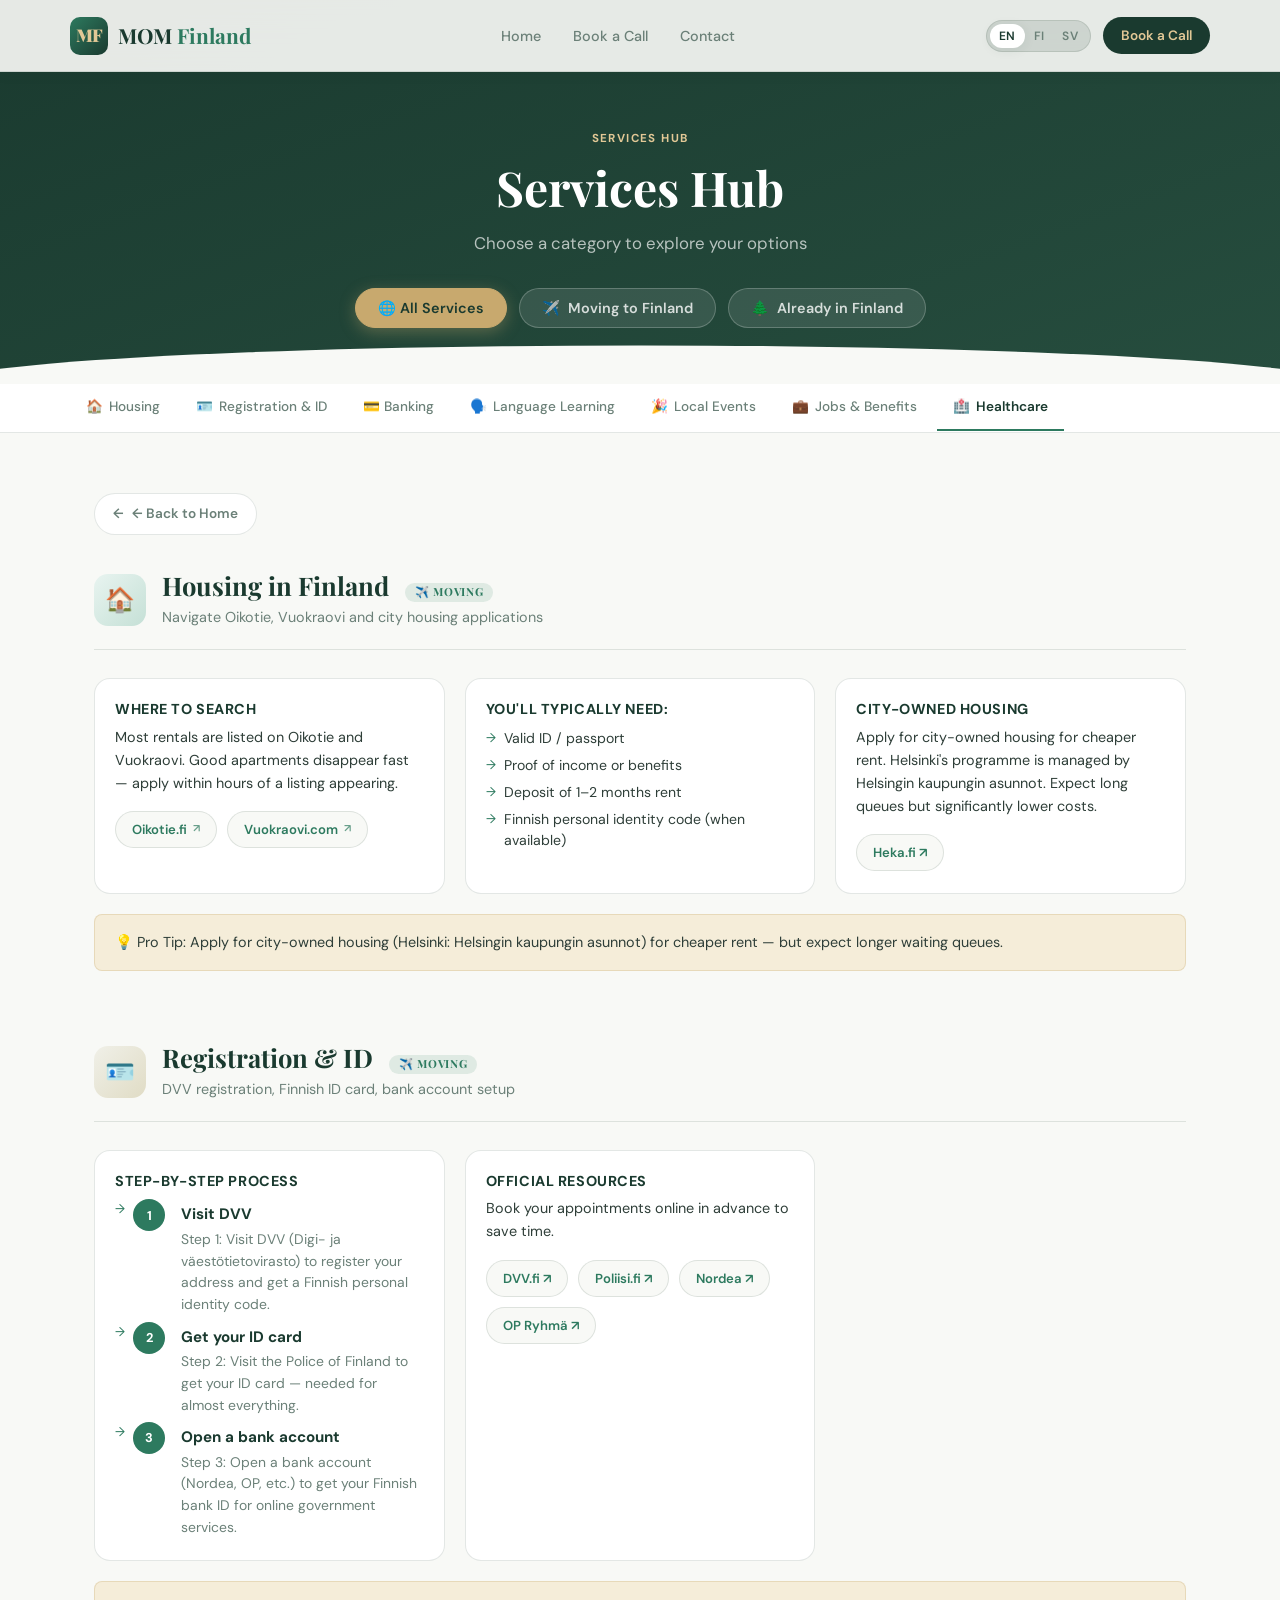
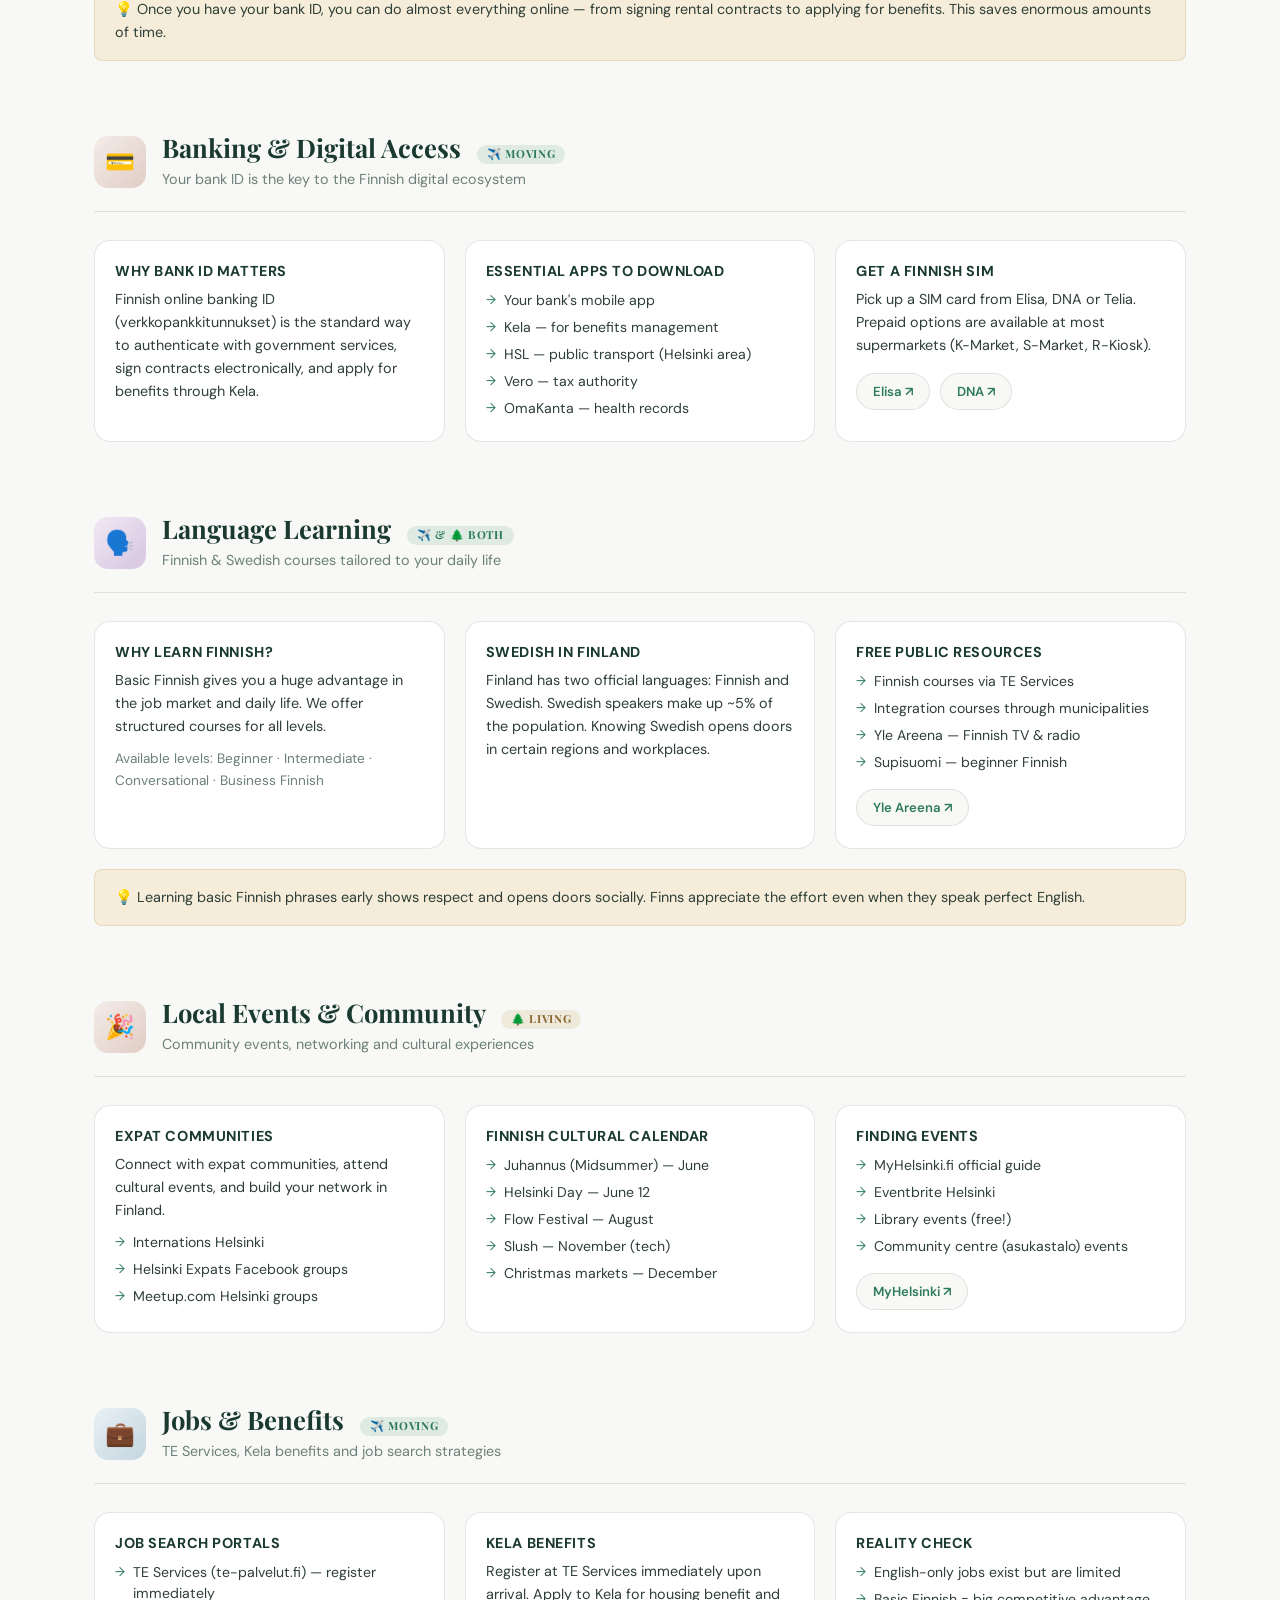
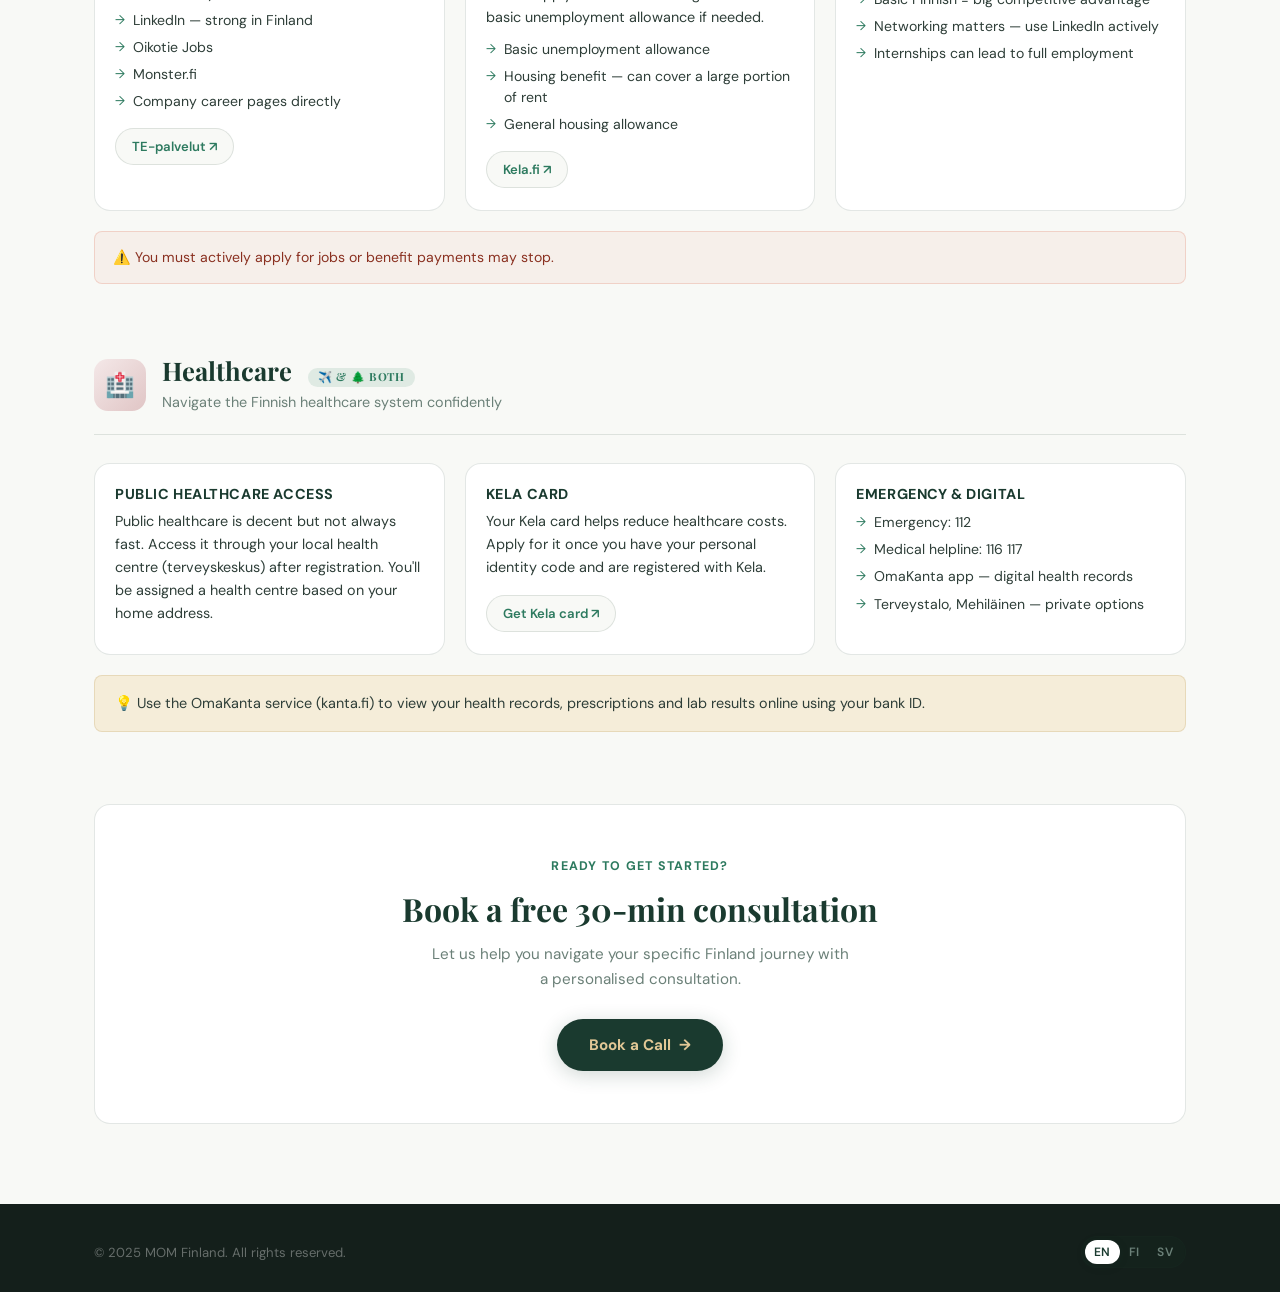
<file: pages/services.html>
<!DOCTYPE html>
<html lang="en">
<head>
  <meta charset="UTF-8" />
  <meta name="viewport" content="width=device-width, initial-scale=1.0" />
  <meta name="description" content="MOM Finland Services Hub — Housing, Registration, Language Learning, Events, Jobs and Healthcare guidance for Finland." />
  <title>Services Hub — MOM Finland</title>
  <link rel="stylesheet" href="../css/hub.css" />
</head>
<body>

  <!-- ══════════════════════════════════════
       NAVBAR
  ══════════════════════════════════════ -->
  <header>
    <nav class="navbar" role="navigation" aria-label="Main navigation">
      <div class="nav-inner">
        <a href="../index.html" class="nav-logo" aria-label="MOM Finland home">
          <div class="nav-logo-mark" aria-hidden="true">MF</div>
          <span class="nav-logo-text">MOM <span>Finland</span></span>
        </a>

        <ul class="nav-links" role="list">
          <li><a href="../index.html" data-i18n="nav_home">Home</a></li>
          <li><a href="../index.html#booking" data-i18n="nav_book">Book a Call</a></li>
          <li><a href="../index.html#footer" data-i18n="nav_contact">Contact</a></li>
        </ul>

        <div class="nav-right">
          <div class="lang-switcher" role="group" aria-label="Language selector">
            <button class="lang-btn active" data-lang="en">EN</button>
            <button class="lang-btn" data-lang="fi">FI</button>
            <button class="lang-btn" data-lang="sv">SV</button>
          </div>
          <a href="../index.html#booking" class="btn-nav" data-i18n="nav_book">Book a Call</a>
        </div>

        <button class="hamburger" aria-label="Toggle menu" aria-expanded="false">
          <span></span><span></span><span></span>
        </button>
      </div>
    </nav>

    <div class="mobile-menu" role="dialog" aria-label="Mobile navigation">
      <a href="../index.html" data-i18n="nav_home">Home</a>
      <a href="../index.html#booking" data-i18n="nav_book">Book a Call</a>
      <a href="../index.html#footer" data-i18n="nav_contact">Contact</a>
      <div class="lang-switcher" role="group">
        <button class="lang-btn active" data-lang="en">EN</button>
        <button class="lang-btn" data-lang="fi">FI</button>
        <button class="lang-btn" data-lang="sv">SV</button>
      </div>
      <a href="../index.html#booking" class="btn-book-mobile" data-i18n="nav_book">Book a Call</a>
    </div>
  </header>

  <main>
    <!-- ══════════════════════════════════════
         HUB HERO
    ══════════════════════════════════════ -->
    <div class="hub-hero">
      <div class="container">
        <div class="hub-hero-inner">
          <span class="overline">Services Hub</span>
          <h1 data-i18n="hub_title">Services Hub</h1>
          <p data-i18n="hub_subtitle">Choose a category to explore your options</p>

          <!-- Path filter -->
          <div class="path-filter" role="group" aria-label="Filter by user path">
            <button class="path-btn active" data-path="all" aria-pressed="true">
              🌐 All Services
            </button>
            <button class="path-btn" data-path="moving" aria-pressed="false">
              ✈️ <span data-i18n="persona_moving">Moving to Finland</span>
            </button>
            <button class="path-btn" data-path="living" aria-pressed="false">
              🌲 <span data-i18n="persona_living">Already in Finland</span>
            </button>
          </div>
        </div>
      </div>
    </div>

    <!-- ══════════════════════════════════════
         QUICK NAV
    ══════════════════════════════════════ -->
    <nav class="quick-nav" aria-label="Jump to section">
      <div class="quick-nav-inner">
        <button class="quick-nav-btn active" data-target="housing">🏠 <span data-i18n="svc_housing_title">Housing</span></button>
        <button class="quick-nav-btn" data-target="registration">🪪 <span data-i18n="svc_registration_title">Registration</span></button>
        <button class="quick-nav-btn" data-target="banking">💳 Banking</button>
        <button class="quick-nav-btn" data-target="language">🗣️ <span data-i18n="svc_language_title">Language</span></button>
        <button class="quick-nav-btn" data-target="events">🎉 <span data-i18n="svc_events_title">Events</span></button>
        <button class="quick-nav-btn" data-target="jobs">💼 <span data-i18n="svc_jobs_title">Jobs</span></button>
        <button class="quick-nav-btn" data-target="healthcare">🏥 <span data-i18n="svc_healthcare_title">Healthcare</span></button>
      </div>
    </nav>

    <!-- ══════════════════════════════════════
         HUB CONTENT
    ══════════════════════════════════════ -->
    <div class="hub-content">
      <div class="container">

        <!-- Back to home -->
        <a href="../index.html" class="back-btn">
          <span>←</span>
          <span data-i18n="back_home">Back to Home</span>
        </a>

        <!-- ────────────────────────────────
             1. HOUSING
        ──────────────────────────────── -->
        <section class="hub-section" id="housing" data-path="moving" aria-labelledby="housing-title">
          <div class="hub-section-header">
            <div class="hub-section-icon icon-housing" aria-hidden="true">🏠</div>
            <div>
              <h2 id="housing-title">
                <span data-i18n="housing_title">Housing in Finland</span>
                <span class="path-tag moving" aria-label="For those moving to Finland">✈️ Moving</span>
              </h2>
              <p class="subtitle" data-i18n="svc_housing_desc">Navigate Oikotie, Vuokraovi and city housing applications</p>
            </div>
          </div>

          <div class="info-grid">
            <div class="info-card fade-up">
              <h4>Where to search</h4>
              <p data-i18n="housing_p1">Most rentals are listed on Oikotie and Vuokraovi. Good apartments disappear fast — apply within hours of a listing appearing.</p>
              <div class="resource-links">
                <a href="https://oikotie.fi/vuokra-asunnot" target="_blank" rel="noopener" class="resource-link">Oikotie.fi <span class="ext-icon">↗</span></a>
                <a href="https://vuokraovi.com" target="_blank" rel="noopener" class="resource-link">Vuokraovi.com <span class="ext-icon">↗</span></a>
              </div>
            </div>

            <div class="info-card fade-up">
              <h4 data-i18n="housing_requirements">You'll typically need</h4>
              <ul>
                <li data-i18n="housing_r1">Valid ID / passport</li>
                <li data-i18n="housing_r2">Proof of income or benefits</li>
                <li data-i18n="housing_r3">Deposit of 1–2 months rent</li>
                <li>Finnish personal identity code (when available)</li>
              </ul>
            </div>

            <div class="info-card fade-up">
              <h4>City-Owned Housing</h4>
              <p>Apply for city-owned housing for cheaper rent. Helsinki's programme is managed by Helsingin kaupungin asunnot. Expect long queues but significantly lower costs.</p>
              <div class="resource-links">
                <a href="https://heka.fi" target="_blank" rel="noopener" class="resource-link">Heka.fi ↗</a>
              </div>
            </div>
          </div>

          <div class="tip-box fade-up" data-i18n="housing_tip">
            💡 Pro Tip: Apply for city-owned housing (Helsinki: Helsingin kaupungin asunnot) for cheaper rent — but expect longer waiting queues.
          </div>
        </section>

        <!-- ────────────────────────────────
             2. REGISTRATION & ID
        ──────────────────────────────── -->
        <section class="hub-section" id="registration" data-path="moving" aria-labelledby="reg-title">
          <div class="hub-section-header">
            <div class="hub-section-icon icon-registration" aria-hidden="true">🪪</div>
            <div>
              <h2 id="reg-title">
                <span data-i18n="reg_title">Registration &amp; ID</span>
                <span class="path-tag moving" aria-label="For those moving to Finland">✈️ Moving</span>
              </h2>
              <p class="subtitle" data-i18n="svc_registration_desc">DVV registration, Finnish ID card, bank account setup</p>
            </div>
          </div>

          <div class="info-grid">
            <div class="info-card fade-up">
              <h4>Step-by-Step Process</h4>
              <ul class="steps-list">
                <li class="step-item">
                  <div class="step-num">1</div>
                  <div class="step-content">
                    <strong>Visit DVV</strong>
                    <span data-i18n="reg_step1">Register your address and get a Finnish personal identity code at Digi- ja väestötietovirasto.</span>
                  </div>
                </li>
                <li class="step-item">
                  <div class="step-num">2</div>
                  <div class="step-content">
                    <strong>Get your ID card</strong>
                    <span data-i18n="reg_step2">Visit the Police of Finland to get your ID card — needed for almost everything.</span>
                  </div>
                </li>
                <li class="step-item">
                  <div class="step-num">3</div>
                  <div class="step-content">
                    <strong>Open a bank account</strong>
                    <span data-i18n="reg_step3">Open a bank account (Nordea, OP, etc.) to get your Finnish bank ID for online government services.</span>
                  </div>
                </li>
              </ul>
            </div>

            <div class="info-card fade-up">
              <h4>Official Resources</h4>
              <p>Book your appointments online in advance to save time.</p>
              <div class="resource-links">
                <a href="https://dvv.fi" target="_blank" rel="noopener" class="resource-link">DVV.fi ↗</a>
                <a href="https://poliisi.fi" target="_blank" rel="noopener" class="resource-link">Poliisi.fi ↗</a>
                <a href="https://nordea.fi" target="_blank" rel="noopener" class="resource-link">Nordea ↗</a>
                <a href="https://op.fi" target="_blank" rel="noopener" class="resource-link">OP Ryhmä ↗</a>
              </div>
            </div>
          </div>

          <div class="tip-box fade-up">
            💡 Once you have your bank ID, you can do almost everything online — from signing rental contracts to applying for benefits. This saves enormous amounts of time.
          </div>
        </section>

        <!-- ────────────────────────────────
             3. BANKING & DIGITAL ACCESS
        ──────────────────────────────── -->
        <section class="hub-section" id="banking" data-path="moving" aria-labelledby="banking-title">
          <div class="hub-section-header">
            <div class="hub-section-icon icon-events" aria-hidden="true">💳</div>
            <div>
              <h2 id="banking-title">
                Banking &amp; Digital Access
                <span class="path-tag moving" aria-label="For those moving to Finland">✈️ Moving</span>
              </h2>
              <p class="subtitle">Your bank ID is the key to the Finnish digital ecosystem</p>
            </div>
          </div>

          <div class="info-grid">
            <div class="info-card fade-up">
              <h4>Why Bank ID matters</h4>
              <p>Finnish online banking ID (verkkopankkitunnukset) is the standard way to authenticate with government services, sign contracts electronically, and apply for benefits through Kela.</p>
            </div>

            <div class="info-card fade-up">
              <h4>Essential Apps to Download</h4>
              <ul>
                <li>Your bank's mobile app</li>
                <li>Kela — for benefits management</li>
                <li>HSL — public transport (Helsinki area)</li>
                <li>Vero — tax authority</li>
                <li>OmaKanta — health records</li>
              </ul>
            </div>

            <div class="info-card fade-up">
              <h4>Get a Finnish SIM</h4>
              <p>Pick up a SIM card from Elisa, DNA or Telia. Prepaid options are available at most supermarkets (K-Market, S-Market, R-Kiosk).</p>
              <div class="resource-links">
                <a href="https://elisa.fi" target="_blank" rel="noopener" class="resource-link">Elisa ↗</a>
                <a href="https://dna.fi" target="_blank" rel="noopener" class="resource-link">DNA ↗</a>
              </div>
            </div>
          </div>
        </section>

        <!-- ────────────────────────────────
             4. LANGUAGE LEARNING
        ──────────────────────────────── -->
        <section class="hub-section" id="language" data-path="both" aria-labelledby="language-title">
          <div class="hub-section-header">
            <div class="hub-section-icon icon-language" aria-hidden="true">🗣️</div>
            <div>
              <h2 id="language-title">
                <span data-i18n="lang_title">Language Learning</span>
                <span class="path-tag moving" aria-label="For both paths">✈️ &amp; 🌲 Both</span>
              </h2>
              <p class="subtitle" data-i18n="svc_language_desc">Finnish &amp; Swedish courses tailored to your daily life</p>
            </div>
          </div>

          <div class="info-grid">
            <div class="info-card fade-up">
              <h4>Why Learn Finnish?</h4>
              <p data-i18n="lang_p1">Basic Finnish gives you a huge advantage in the job market and daily life. We offer structured courses for all levels.</p>
              <p style="margin-top:10px; font-size:0.85rem; color:var(--muted);" data-i18n="lang_levels">Available levels: Beginner · Intermediate · Conversational · Business Finnish</p>
            </div>

            <div class="info-card fade-up">
              <h4>Swedish in Finland</h4>
              <p>Finland has two official languages: Finnish and Swedish. Swedish speakers make up ~5% of the population. Knowing Swedish opens doors in certain regions and workplaces.</p>
            </div>

            <div class="info-card fade-up">
              <h4>Free Public Resources</h4>
              <ul>
                <li>Finnish courses via TE Services</li>
                <li>Integration courses through municipalities</li>
                <li>Yle Areena — Finnish TV & radio</li>
                <li>Supisuomi — beginner Finnish</li>
              </ul>
              <div class="resource-links">
                <a href="https://areena.yle.fi" target="_blank" rel="noopener" class="resource-link">Yle Areena ↗</a>
              </div>
            </div>
          </div>

          <div class="tip-box fade-up">
            💡 Learning basic Finnish phrases early shows respect and opens doors socially. Finns appreciate the effort even when they speak perfect English.
          </div>
        </section>

        <!-- ────────────────────────────────
             5. LOCAL EVENTS
        ──────────────────────────────── -->
        <section class="hub-section" id="events" data-path="living" aria-labelledby="events-title">
          <div class="hub-section-header">
            <div class="hub-section-icon icon-events" aria-hidden="true">🎉</div>
            <div>
              <h2 id="events-title">
                <span data-i18n="events_title">Local Events &amp; Community</span>
                <span class="path-tag living" aria-label="For those already in Finland">🌲 Living</span>
              </h2>
              <p class="subtitle" data-i18n="svc_events_desc">Community events, networking and cultural experiences</p>
            </div>
          </div>

          <div class="info-grid">
            <div class="info-card fade-up">
              <h4>Expat Communities</h4>
              <p data-i18n="events_p1">Connect with expat communities, attend cultural events, and build your network in Finland.</p>
              <ul>
                <li>Internations Helsinki</li>
                <li>Helsinki Expats Facebook groups</li>
                <li>Meetup.com Helsinki groups</li>
              </ul>
            </div>

            <div class="info-card fade-up">
              <h4>Finnish Cultural Calendar</h4>
              <ul>
                <li>Juhannus (Midsummer) — June</li>
                <li>Helsinki Day — June 12</li>
                <li>Flow Festival — August</li>
                <li>Slush — November (tech)</li>
                <li>Christmas markets — December</li>
              </ul>
            </div>

            <div class="info-card fade-up">
              <h4>Finding Events</h4>
              <ul>
                <li>MyHelsinki.fi official guide</li>
                <li>Eventbrite Helsinki</li>
                <li>Library events (free!)</li>
                <li>Community centre (asukastalo) events</li>
              </ul>
              <div class="resource-links">
                <a href="https://myhelsinki.fi" target="_blank" rel="noopener" class="resource-link">MyHelsinki ↗</a>
              </div>
            </div>
          </div>
        </section>

        <!-- ────────────────────────────────
             6. JOBS & BENEFITS
        ──────────────────────────────── -->
        <section class="hub-section" id="jobs" data-path="moving" aria-labelledby="jobs-title">
          <div class="hub-section-header">
            <div class="hub-section-icon icon-jobs" aria-hidden="true">💼</div>
            <div>
              <h2 id="jobs-title">
                <span data-i18n="jobs_title">Jobs &amp; Benefits</span>
                <span class="path-tag moving" aria-label="For those moving to Finland">✈️ Moving</span>
              </h2>
              <p class="subtitle" data-i18n="svc_jobs_desc">TE Services, Kela benefits and job search strategies</p>
            </div>
          </div>

          <div class="info-grid">
            <div class="info-card fade-up">
              <h4>Job Search Portals</h4>
              <ul>
                <li>TE Services (te-palvelut.fi) — register immediately</li>
                <li>LinkedIn — strong in Finland</li>
                <li>Oikotie Jobs</li>
                <li>Monster.fi</li>
                <li>Company career pages directly</li>
              </ul>
              <div class="resource-links">
                <a href="https://te-palvelut.fi" target="_blank" rel="noopener" class="resource-link">TE-palvelut ↗</a>
              </div>
            </div>

            <div class="info-card fade-up">
              <h4>Kela Benefits</h4>
              <p data-i18n="jobs_p1">Register at TE Services immediately upon arrival. Apply to Kela for housing benefit and basic unemployment allowance if needed.</p>
              <ul>
                <li>Basic unemployment allowance</li>
                <li>Housing benefit — can cover a large portion of rent</li>
                <li>General housing allowance</li>
              </ul>
              <div class="resource-links">
                <a href="https://kela.fi" target="_blank" rel="noopener" class="resource-link">Kela.fi ↗</a>
              </div>
            </div>

            <div class="info-card fade-up">
              <h4>Reality Check</h4>
              <ul>
                <li>English-only jobs exist but are limited</li>
                <li>Basic Finnish = big competitive advantage</li>
                <li>Networking matters — use LinkedIn actively</li>
                <li>Internships can lead to full employment</li>
              </ul>
            </div>
          </div>

          <div class="warning-box fade-up" data-i18n="jobs_warning">
            ⚠️ You must actively apply for jobs or benefit payments may stop. Keep records of all applications.
          </div>
        </section>

        <!-- ────────────────────────────────
             7. HEALTHCARE
        ──────────────────────────────── -->
        <section class="hub-section" id="healthcare" data-path="both" aria-labelledby="healthcare-title">
          <div class="hub-section-header">
            <div class="hub-section-icon icon-healthcare" aria-hidden="true">🏥</div>
            <div>
              <h2 id="healthcare-title">
                <span data-i18n="svc_healthcare_title">Healthcare</span>
                <span class="path-tag moving">✈️ &amp; 🌲 Both</span>
              </h2>
              <p class="subtitle" data-i18n="svc_healthcare_desc">Navigate the Finnish healthcare system confidently</p>
            </div>
          </div>

          <div class="info-grid">
            <div class="info-card fade-up">
              <h4>Public Healthcare Access</h4>
              <p>Public healthcare is decent but not always fast. Access it through your local health centre (terveyskeskus) after registration. You'll be assigned a health centre based on your home address.</p>
            </div>

            <div class="info-card fade-up">
              <h4>Kela Card</h4>
              <p>Your Kela card helps reduce healthcare costs. Apply for it once you have your personal identity code and are registered with Kela.</p>
              <div class="resource-links">
                <a href="https://kela.fi" target="_blank" rel="noopener" class="resource-link">Get Kela card ↗</a>
              </div>
            </div>

            <div class="info-card fade-up">
              <h4>Emergency & Digital</h4>
              <ul>
                <li>Emergency: 112</li>
                <li>Medical helpline: 116 117</li>
                <li>OmaKanta app — digital health records</li>
                <li>Terveystalo, Mehiläinen — private options</li>
              </ul>
            </div>
          </div>

          <div class="tip-box fade-up">
            💡 Use the OmaKanta service (kanta.fi) to view your health records, prescriptions and lab results online using your bank ID.
          </div>
        </section>

        <!-- Book a call CTA -->
        <div style="text-align:center; margin-top:20px; padding:52px 24px; background:var(--white); border-radius:var(--radius); border:1px solid var(--border);" class="fade-up">
          <p style="font-size:0.78rem; font-weight:700; letter-spacing:0.1em; text-transform:uppercase; color:var(--teal); margin-bottom:14px;">Ready to get started?</p>
          <h2 style="font-size:clamp(1.5rem,3vw,2rem); margin-bottom:14px;">Book a free 30-min consultation</h2>
          <p style="color:var(--muted); max-width:420px; margin:0 auto 28px; font-size:0.95rem;">Let us help you navigate your specific Finland journey with a personalised consultation.</p>
          <a href="../index.html#booking" style="display:inline-flex; align-items:center; gap:8px; background:var(--forest); color:var(--birch-light); font-weight:700; font-size:0.95rem; padding:14px 32px; border-radius:var(--radius-pill); transition:all 0.25s ease; box-shadow:0 4px 20px rgba(26,58,47,0.2);" onmouseover="this.style.background='var(--teal)'" onmouseout="this.style.background='var(--forest)'">
            <span data-i18n="nav_book">Book a Call</span> →
          </a>
        </div>

      </div><!-- /container -->
    </div><!-- /hub-content -->
  </main>

  <!-- FOOTER -->
  <footer class="footer" role="contentinfo">
    <div class="container">
      <div class="footer-bottom">
        <p data-i18n="footer_rights">© 2025 MOM Finland. All rights reserved.</p>
        <div class="lang-switcher" role="group">
          <button class="lang-btn active" data-lang="en">EN</button>
          <button class="lang-btn" data-lang="fi">FI</button>
          <button class="lang-btn" data-lang="sv">SV</button>
        </div>
      </div>
    </div>
  </footer>

  <script src="../js/i18n.js"></script>
  <script src="../js/hub.js"></script>

  <style>
    .fade-up { opacity:0; transform:translateY(24px); transition:opacity 0.55s ease,transform 0.55s ease; }
    .fade-up.visible { opacity:1; transform:translateY(0); }
  </style>
</body>
</html>
</file>
<file: css/hub.css>
/* ============================================================
   MOM Finland — Services Hub Stylesheet
   ============================================================ */

@import url('https://fonts.googleapis.com/css2?family=Playfair+Display:wght@600;700;900&family=DM+Sans:wght@300;400;500;600&display=swap');

/* Reuse variables from main.css via link */
:root {
  --forest: #1a3a2f;
  --forest-mid: #264d3e;
  --forest-light: #3d6b59;
  --teal: #2d7a5f;
  --teal-light: #4a9e80;
  --birch: #c8a96e;
  --birch-light: #e2c896;
  --birch-pale: #f5edd9;
  --snow: #f8f9f6;
  --white: #ffffff;
  --ink: #141f1b;
  --ink-mid: #2e3e38;
  --muted: #6b8078;
  --border: rgba(26,58,47,0.12);
  --shadow-sm: 0 2px 12px rgba(26,58,47,0.08);
  --shadow-md: 0 8px 32px rgba(26,58,47,0.14);
  --shadow-lg: 0 20px 60px rgba(26,58,47,0.18);
  --radius: 16px;
  --radius-sm: 8px;
  --radius-pill: 100px;
  --transition: 0.25s cubic-bezier(0.4,0,0.2,1);
}

*, *::before, *::after { box-sizing: border-box; margin: 0; padding: 0; }
html { scroll-behavior: smooth; }
body {
  font-family: 'DM Sans', sans-serif;
  background: var(--snow);
  color: var(--ink);
  line-height: 1.6;
  -webkit-font-smoothing: antialiased;
  overflow-x: hidden;
}
a { color: inherit; text-decoration: none; }
button { cursor: pointer; font-family: inherit; }
h1,h2,h3,h4 { font-family: 'Playfair Display', serif; line-height: 1.15; color: var(--forest); }
h2 { font-size: clamp(1.6rem, 3vw, 2.4rem); font-weight: 700; }
h3 { font-size: clamp(1.1rem, 2vw, 1.35rem); font-weight: 600; }

.container { max-width: 1140px; margin: 0 auto; padding: 0 24px; }

/* ── Navbar (shared) ── */
.navbar {
  position: fixed;
  top: 0; left: 0; right: 0;
  z-index: 100;
  padding: 0 24px;
  height: 72px;
  display: flex;
  align-items: center;
  background: rgba(248,249,246,0.92);
  backdrop-filter: blur(16px);
  border-bottom: 1px solid var(--border);
  box-shadow: var(--shadow-sm);
}
.nav-inner {
  width: 100%; max-width: 1140px;
  margin: 0 auto;
  display: flex; align-items: center; justify-content: space-between; gap: 16px;
}
.nav-logo { display: flex; align-items: center; gap: 10px; flex-shrink: 0; }
.nav-logo-mark {
  width: 38px; height: 38px;
  background: linear-gradient(135deg, var(--teal), var(--forest));
  border-radius: 10px;
  display: flex; align-items: center; justify-content: center;
  font-family: 'Playfair Display', serif;
  font-size: 1.1rem; font-weight: 900;
  color: var(--birch-light);
  letter-spacing: -1px;
  flex-shrink: 0;
}
.nav-logo-text { font-family: 'Playfair Display', serif; font-size: 1.3rem; font-weight: 700; color: var(--forest); }
.nav-logo-text span { color: var(--teal); }
.nav-links { display: flex; align-items: center; gap: 8px; list-style: none; }
.nav-links a {
  font-size: 0.9rem; font-weight: 500; color: var(--muted);
  padding: 6px 12px; border-radius: var(--radius-sm);
  transition: color var(--transition), background var(--transition);
  white-space: nowrap;
}
.nav-links a:hover { color: var(--forest); background: rgba(26,58,47,0.06); }
.nav-right { display: flex; align-items: center; gap: 12px; flex-shrink: 0; }
.lang-switcher {
  display: flex; align-items: center;
  background: var(--border); border-radius: var(--radius-pill);
  padding: 3px; border: 1px solid var(--border);
}
.lang-btn {
  background: none; border: none;
  font-size: 0.75rem; font-weight: 600; color: var(--muted);
  padding: 4px 9px; border-radius: var(--radius-pill);
  transition: all var(--transition); letter-spacing: 0.03em;
}
.lang-btn.active, .lang-btn:hover {
  background: var(--white); color: var(--forest); box-shadow: var(--shadow-sm);
}
.btn-nav {
  background: var(--forest); color: var(--birch-light) !important;
  padding: 8px 18px !important; border-radius: var(--radius-pill) !important;
  font-size: 0.85rem !important; font-weight: 600 !important;
  transition: background var(--transition), transform var(--transition) !important;
  white-space: nowrap;
}
.btn-nav:hover { background: var(--teal) !important; transform: translateY(-1px); }
.hamburger {
  display: none; flex-direction: column; gap: 5px;
  background: none; border: none; padding: 6px; z-index: 101;
}
.hamburger span { width: 24px; height: 2px; background: var(--forest); border-radius: 2px; transition: all 0.3s ease; display: block; }
.hamburger.open span:nth-child(1) { transform: translateY(7px) rotate(45deg); }
.hamburger.open span:nth-child(2) { opacity: 0; }
.hamburger.open span:nth-child(3) { transform: translateY(-7px) rotate(-45deg); }
.mobile-menu {
  display: none; position: fixed; top: 72px; left: 0; right: 0;
  background: var(--white); border-bottom: 1px solid var(--border);
  padding: 20px 24px 28px; z-index: 99; box-shadow: var(--shadow-md);
  flex-direction: column; gap: 4px;
}
.mobile-menu.open { display: flex; }
.mobile-menu a { font-size: 1rem; font-weight: 500; color: var(--ink-mid); padding: 12px 16px; border-radius: var(--radius-sm); transition: background var(--transition); }
.mobile-menu a:hover { background: var(--snow); }
.mobile-menu .lang-switcher { margin-top: 12px; justify-content: center; }
.mobile-menu .btn-book-mobile { margin-top: 8px; background: var(--forest); color: var(--birch-light); text-align: center; padding: 14px; border-radius: var(--radius-sm); font-weight: 600; }

/* ── Hub Hero ── */
.hub-hero {
  padding-top: 72px;
  background: linear-gradient(160deg, var(--forest) 0%, var(--forest-mid) 100%);
  padding-bottom: 56px;
  position: relative;
  overflow: hidden;
}
.hub-hero::after {
  content: '';
  position: absolute;
  bottom: -1px; left: 0; right: 0;
  height: 40px;
  background: var(--snow);
  clip-path: ellipse(55% 100% at 50% 100%);
}
.hub-hero-inner {
  padding-top: 52px;
  text-align: center;
}
.hub-hero-inner .overline {
  display: inline-block;
  font-size: 0.72rem; font-weight: 700;
  letter-spacing: 0.12em; text-transform: uppercase;
  color: var(--birch-light); margin-bottom: 12px;
}
.hub-hero-inner h1 {
  color: var(--white);
  font-size: clamp(1.8rem, 4vw, 3rem);
  margin-bottom: 14px;
}
.hub-hero-inner p { color: rgba(255,255,255,0.68); font-size: 1.05rem; max-width: 500px; margin: 0 auto; }

/* ── Path Filter ── */
.path-filter {
  display: flex;
  justify-content: center;
  gap: 12px;
  margin-top: 32px;
  flex-wrap: wrap;
}
.path-btn {
  display: flex;
  align-items: center;
  gap: 8px;
  background: rgba(255,255,255,0.1);
  border: 1.5px solid rgba(255,255,255,0.22);
  color: rgba(255,255,255,0.8);
  font-size: 0.9rem;
  font-weight: 600;
  padding: 10px 22px;
  border-radius: var(--radius-pill);
  transition: all var(--transition);
}
.path-btn:hover, .path-btn.active {
  background: var(--birch);
  border-color: var(--birch);
  color: var(--forest);
  box-shadow: 0 4px 16px rgba(200,169,110,0.35);
}

/* ── Quick Nav ── */
.quick-nav {
  background: var(--white);
  border-bottom: 1px solid var(--border);
  position: sticky;
  top: 72px;
  z-index: 50;
  padding: 0 24px;
}
.quick-nav-inner {
  max-width: 1140px;
  margin: 0 auto;
  display: flex;
  gap: 4px;
  overflow-x: auto;
  scrollbar-width: none;
  -ms-overflow-style: none;
  padding: 0 0 1px;
}
.quick-nav-inner::-webkit-scrollbar { display: none; }
.quick-nav-btn {
  display: flex;
  align-items: center;
  gap: 6px;
  background: none;
  border: none;
  padding: 14px 16px;
  font-size: 0.85rem;
  font-weight: 500;
  color: var(--muted);
  border-bottom: 2px solid transparent;
  transition: all var(--transition);
  white-space: nowrap;
  flex-shrink: 0;
}
.quick-nav-btn:hover { color: var(--teal); }
.quick-nav-btn.active {
  color: var(--forest);
  border-bottom-color: var(--teal);
  font-weight: 600;
}

/* ── Hub Main ── */
.hub-content {
  padding: 60px 0 80px;
}

/* ── Category Section ── */
.hub-section {
  margin-bottom: 72px;
  scroll-margin-top: 130px;
}
.hub-section-header {
  display: flex;
  align-items: center;
  gap: 16px;
  margin-bottom: 28px;
  padding-bottom: 20px;
  border-bottom: 1px solid var(--border);
}
.hub-section-icon {
  width: 52px; height: 52px;
  border-radius: 14px;
  display: flex; align-items: center; justify-content: center;
  font-size: 1.5rem;
  flex-shrink: 0;
}
.hub-section-header h2 { margin-bottom: 4px; font-size: 1.6rem; }
.hub-section-header .subtitle { color: var(--muted); font-size: 0.9rem; }

/* Color accents per section */
.icon-housing { background: linear-gradient(135deg, #e8f4f0, #c5e0d6); }
.icon-registration { background: linear-gradient(135deg, #f0f0e8, #e0dcc5); }
.icon-language { background: linear-gradient(135deg, #f0e8f4, #d6c5e0); }
.icon-events { background: linear-gradient(135deg, #f4ece8, #e0cdc5); }
.icon-jobs { background: linear-gradient(135deg, #e8f0f4, #c5d6e0); }
.icon-healthcare { background: linear-gradient(135deg, #f4e8e8, #e0c5c5); }

/* Info cards */
.info-grid {
  display: grid;
  grid-template-columns: repeat(auto-fill, minmax(280px, 1fr));
  gap: 20px;
  margin-bottom: 20px;
}
.info-card {
  background: var(--white);
  border: 1px solid var(--border);
  border-radius: var(--radius);
  padding: 22px 20px;
  transition: all var(--transition);
}
.info-card:hover {
  box-shadow: var(--shadow-md);
  transform: translateY(-3px);
  border-color: transparent;
}
.info-card h4 {
  font-family: 'DM Sans', sans-serif;
  font-size: 0.9rem;
  font-weight: 700;
  color: var(--forest);
  margin-bottom: 8px;
  text-transform: uppercase;
  letter-spacing: 0.04em;
}
.info-card p { font-size: 0.9rem; color: var(--ink-mid); line-height: 1.6; }
.info-card ul {
  list-style: none;
  margin-top: 10px;
  display: flex;
  flex-direction: column;
  gap: 6px;
}
.info-card ul li {
  font-size: 0.88rem;
  color: var(--ink-mid);
  padding-left: 18px;
  position: relative;
  line-height: 1.5;
}
.info-card ul li::before {
  content: '→';
  position: absolute;
  left: 0;
  color: var(--teal);
  font-size: 0.8rem;
}

/* Tip box */
.tip-box {
  background: var(--birch-pale);
  border: 1px solid rgba(200,169,110,0.3);
  border-radius: var(--radius-sm);
  padding: 16px 20px;
  font-size: 0.9rem;
  color: var(--ink-mid);
  line-height: 1.6;
  margin-top: 4px;
}

/* Warning box */
.warning-box {
  background: rgba(220,90,60,0.06);
  border: 1px solid rgba(220,90,60,0.2);
  border-radius: var(--radius-sm);
  padding: 14px 18px;
  font-size: 0.88rem;
  color: #8a3020;
  line-height: 1.6;
}

/* Step list */
.steps-list {
  display: flex;
  flex-direction: column;
  gap: 16px;
  padding: 0;
  list-style: none;
}
.step-item {
  display: flex;
  gap: 16px;
  align-items: flex-start;
}
.step-num {
  width: 32px; height: 32px;
  background: var(--teal);
  color: var(--white);
  border-radius: 50%;
  display: flex; align-items: center; justify-content: center;
  font-size: 0.8rem; font-weight: 700;
  flex-shrink: 0;
}
.step-content { padding-top: 4px; }
.step-content strong { display: block; font-size: 0.95rem; color: var(--forest); margin-bottom: 3px; }
.step-content span { font-size: 0.87rem; color: var(--muted); line-height: 1.55; }

/* Resource links */
.resource-links {
  display: flex;
  flex-wrap: wrap;
  gap: 10px;
  margin-top: 16px;
}
.resource-link {
  display: inline-flex;
  align-items: center;
  gap: 6px;
  background: var(--snow);
  border: 1px solid var(--border);
  border-radius: var(--radius-pill);
  padding: 7px 16px;
  font-size: 0.82rem;
  font-weight: 600;
  color: var(--teal);
  transition: all var(--transition);
}
.resource-link:hover {
  background: var(--teal);
  color: var(--white);
  border-color: var(--teal);
  transform: translateY(-1px);
}
.resource-link .ext-icon { font-size: 0.7rem; opacity: 0.7; }

/* Back button */
.back-btn {
  display: inline-flex;
  align-items: center;
  gap: 8px;
  background: var(--white);
  border: 1px solid var(--border);
  border-radius: var(--radius-pill);
  padding: 9px 18px;
  font-size: 0.85rem;
  font-weight: 600;
  color: var(--muted);
  transition: all var(--transition);
  margin-bottom: 36px;
}
.back-btn:hover { color: var(--forest); border-color: var(--forest); }

/* ── Path Tags ── */
.path-tag {
  display: inline-flex;
  align-items: center;
  gap: 4px;
  font-size: 0.7rem;
  font-weight: 700;
  text-transform: uppercase;
  letter-spacing: 0.06em;
  padding: 3px 10px;
  border-radius: var(--radius-pill);
  margin-left: 10px;
}
.path-tag.moving {
  background: rgba(45,122,95,0.12);
  color: var(--teal);
}
.path-tag.living {
  background: rgba(200,169,110,0.2);
  color: #8a6a30;
}

/* Footer (condensed) */
.footer {
  background: var(--ink);
  padding: 32px 0 24px;
}
.footer-bottom {
  display: flex; justify-content: space-between; align-items: center;
  flex-wrap: wrap; gap: 12px;
}
.footer-bottom p { color: rgba(255,255,255,0.35); font-size: 0.82rem; }

/* Lang buttons */
.lang-switcher { display: flex; align-items: center; background: var(--border); border-radius: var(--radius-pill); padding: 3px; border: 1px solid var(--border); }

/* ── Responsive ── */
@media (max-width: 900px) {
  .nav-links { display: none; }
  .btn-nav { display: none; }
  .hamburger { display: flex; }
  .info-grid { grid-template-columns: 1fr; }
}

@media (max-width: 600px) {
  .hub-hero-inner { padding-top: 36px; }
  .hub-section-header { gap: 12px; }
  .hub-section-icon { width: 42px; height: 42px; font-size: 1.2rem; }
  .hub-section-header h2 { font-size: 1.3rem; }
  .path-filter { gap: 8px; }
  .path-btn { font-size: 0.82rem; padding: 9px 16px; }
  .quick-nav { padding: 0 0 0 16px; }
  .hub-content { padding: 40px 0 60px; }
  .navbar { padding: 0 16px; }

  .back-btn { font-size: 0.8rem; }
}

@media (max-width: 380px) {
  .lang-switcher { display: none; }
  .mobile-menu .lang-switcher { display: flex; }
}
</file>
